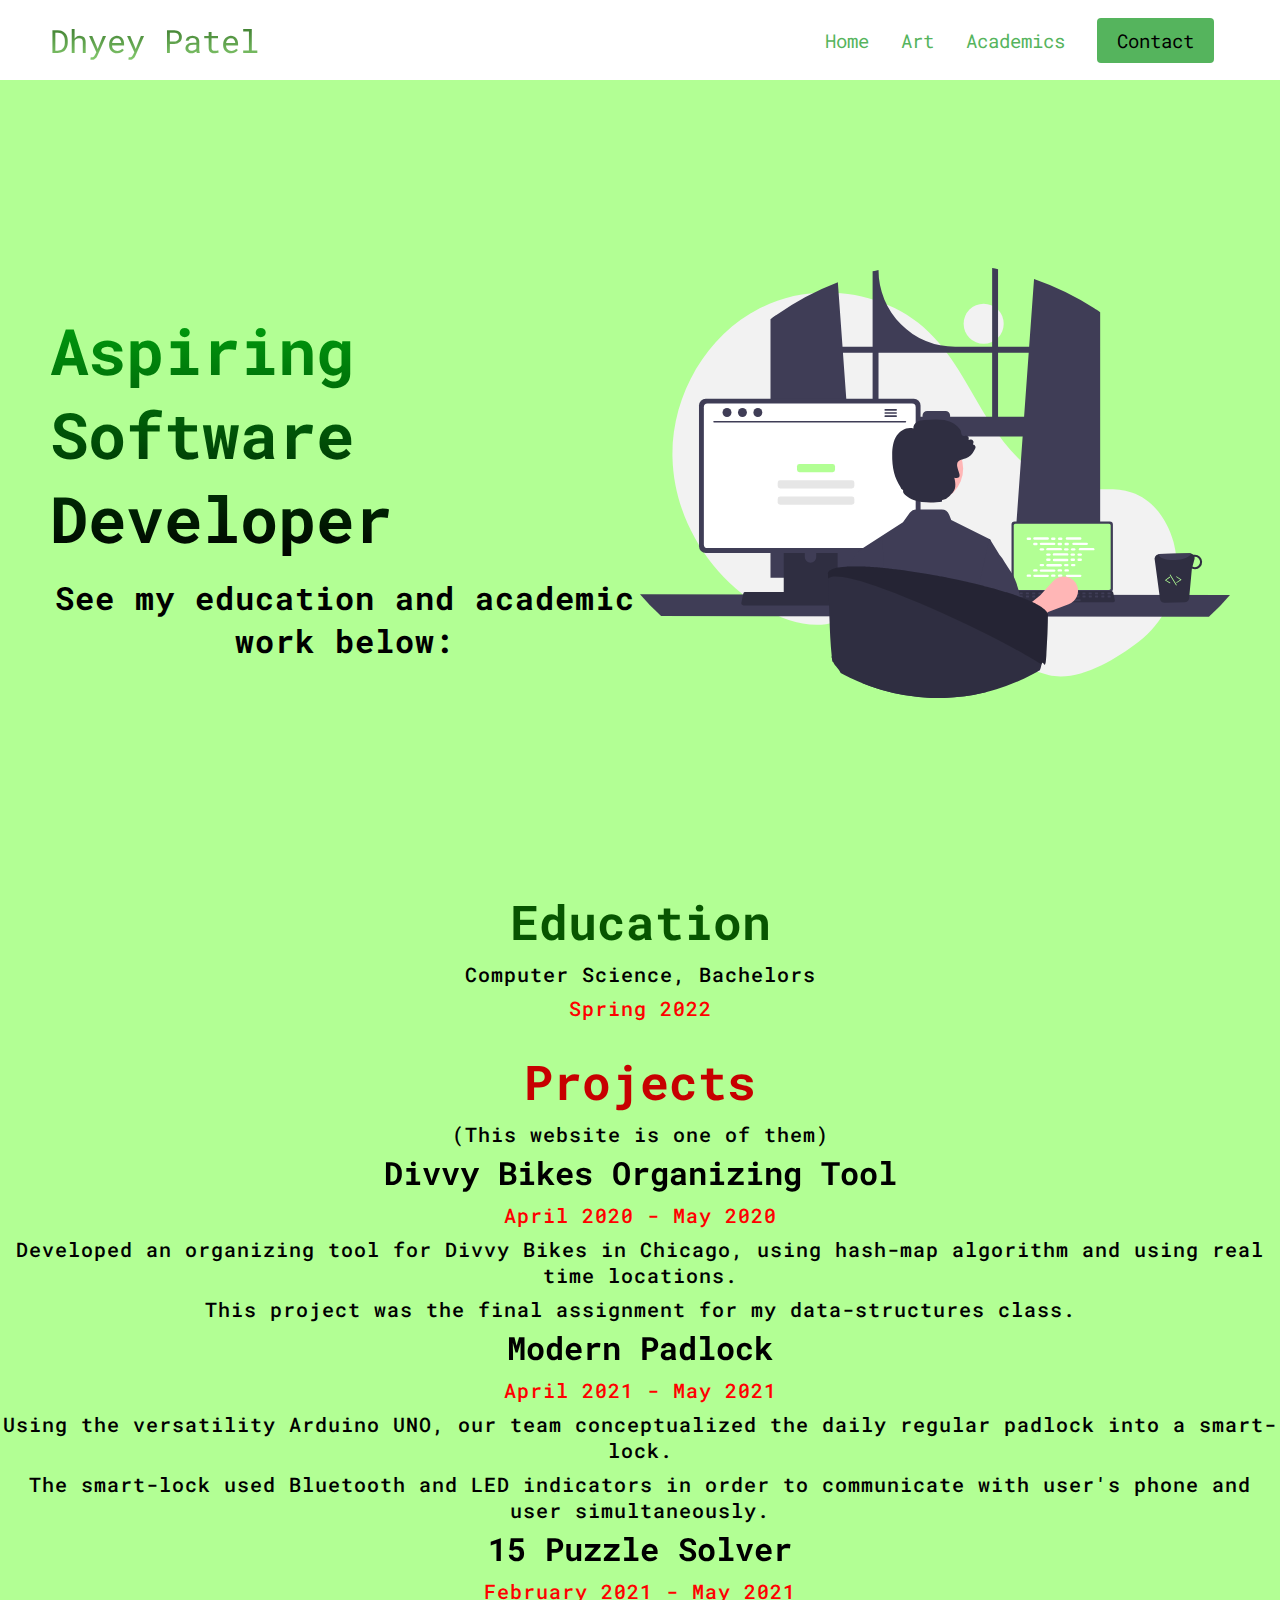
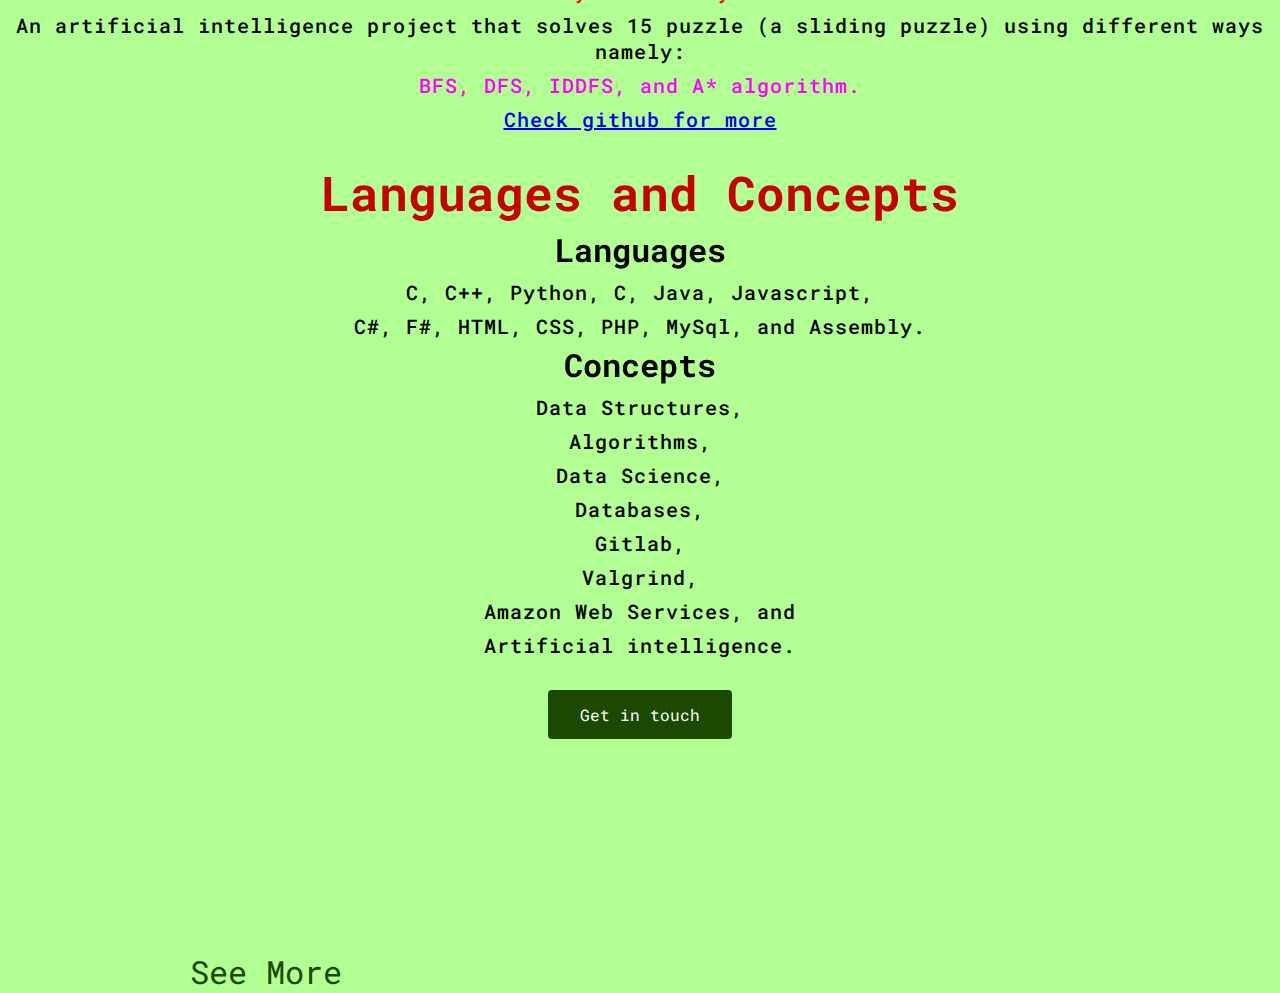
<file: mywebsite/academic.html>
<!DOCTYPE html>
<html lang="en">
<head>
    <meta charset="UTF-8">
    <meta http-equiv="X-UA-Compatible" content="IE=edge">
    <meta name="viewport" content="width=device-width, initial-scale=1.0">
    <title>My Website</title>
    <link rel="stylesheet" href="styles.css">
    <link rel="stylesheet" href="https://use.fontawesome.com/releases/v5.15.4/css/all.css" 
        integrity="sha384-DyZ88mC6Up2uqS4h/KRgHuoeGwBcD4Ng9SiP4dIRy0EXTlnuz47vAwmeGwVChigm" 
        crossorigin="anonymous"
    />
    <link rel="preconnect" href="https://fonts.googleapis.com">
<link rel="preconnect" href="https://fonts.gstatic.com" crossorigin>
<link href="https://fonts.googleapis.com/css2?family=Roboto+Mono:wght@400;600&display=swap" rel="stylesheet">
</head>
<body>
    <!-- Navbar Section -->
    <nav class="navbar"> 
        <div class="navbar__container">
            <a href="/" id="navbar__logo"> Dhyey Patel</a>
            <div class="navbar__toggle" id="mobile-menu">
                <span class="bar"></span>
                <span class="bar"></span>
                <span class="bar"></span>
            </div>
            <ul class="navbar__menu">
                <li class="navbar__item">
                    <a href="/" class="navbar__links">Home</a>
                </li>
                <li class="navbar__item">
                    <a href="/art.html" class="navbar__links">Art</a>
                </li>
                <li class="navbar__item">
                    <a href="/academic.html" class="navbar__links">Academics</a>
                </li>
                <li class="navbar__btn">
                    <a href="/contact.html" class="button">Contact</a>
                </li>
            </ul>
        </div>
    </nav>

    <!-- hero section-->
    <div class="main">
        <div class="main__container">
            <div class="main__content">
                <h1> Aspiring Software Developer</h1>
                <p> See my education and academic work below: </p>
            </div>
            <div class="main__img--container">
                <img src="images/coding.svg" alt="pic" id="main__img"/>
            </div>
        </div>
    </div>

    <!-- skills section -->
    <div class="skills">
        <h1> Education </h1>
        <p> Computer Science, Bachelors</p>
        <p style="color: red;"> Spring 2022</p> <br>
        <h2> Projects</h2>
        <p> (This website is one of them)</p>
        <h3> Divvy Bikes Organizing Tool</h3>
        <p style="color: red;"> April 2020 - May 2020</p>
        <p> Developed an organizing tool for Divvy Bikes in Chicago, using hash-map algorithm and using real time locations.</p>
        <p> This project was the final assignment for my data-structures class. </p>
        <h3> Modern Padlock </h3>
        <p style="color: red;"> April 2021 - May 2021 </p>
        <p> Using the versatility Arduino UNO, our team conceptualized the daily regular padlock into a smart-lock. </p>
        <p> The smart-lock used Bluetooth and LED indicators in order to communicate with user's phone and user
            simultaneously.</p>
        <h3> 15 Puzzle Solver </h3>
        <p style="color: red ;"> February 2021 - May 2021 </p>
        <p> An artificial intelligence project that solves 15 puzzle (a sliding puzzle) using different ways namely:</p>
        <p style="color: magenta"> BFS, DFS, IDDFS, and A* algorithm. </p>
        <p style="color: blue;"> <a href="https://github.com/Dhyey13" class="h3" target="_blank">Check github for more </a> </p> <br>
        <h2> Languages and Concepts </h2>
        <h3> Languages </h3>
        <p> C, C++, Python, C, Java, Javascript, </p>
        <p> C#, F#, HTML, CSS, PHP, MySql, and Assembly.</p>
        <h3> Concepts </h3>
        <p> Data Structures, </p>
        <p> Algorithms, </p>
        <p> Data Science, </p>
        <p> Databases, </p>
        <p> Gitlab,</p>
        <p> Valgrind,</p>
        <p> Amazon Web Services, and </p>
        <p> Artificial intelligence. </p>
        <button class="main__btn"><a href="contact.html">Get in touch</a></button>
    </div>
    <!--footer section-->
    <div class="footer__container">
        <div class="social__media">
            <div class="social__media--wrap">
                <a href="/" id="footer__logo">See More</a>
                <div class="social__icons">
                    <a href="https://www.instagram.com/dhyeu/" class="social__icon--link" target="_blank">
                        <i class="fab fa-instagram"></i>
                    </a>
                    <a href="https://www.linkedin.com/in/dhyey-patel-342b06192/" class="social__icon--link" target="_blank">
                        <i class="fab fa-linkedin"></i>
                    </a>
                    <a href="DhyeyPatelResume.pdf" class="social__icon--link" target="_blank">
                        <i class="far fa-address-card"></i>
                    </a>
                    <a href="https://github.com/Dhyey13" class="social__icon--link" target="_blank">
                        <i class="fab fa-github"></i>
                    </a>
                    <a href="https://www.twitch.tv/13straw" class="social__icon--link" target="_blank">
                        <i class="fab fa-twitch"></i>
                    </a>
                </div>
            </div>
        </div>
    </div>
    <script src = "app.js"></script>
</body>
</html>
</file>
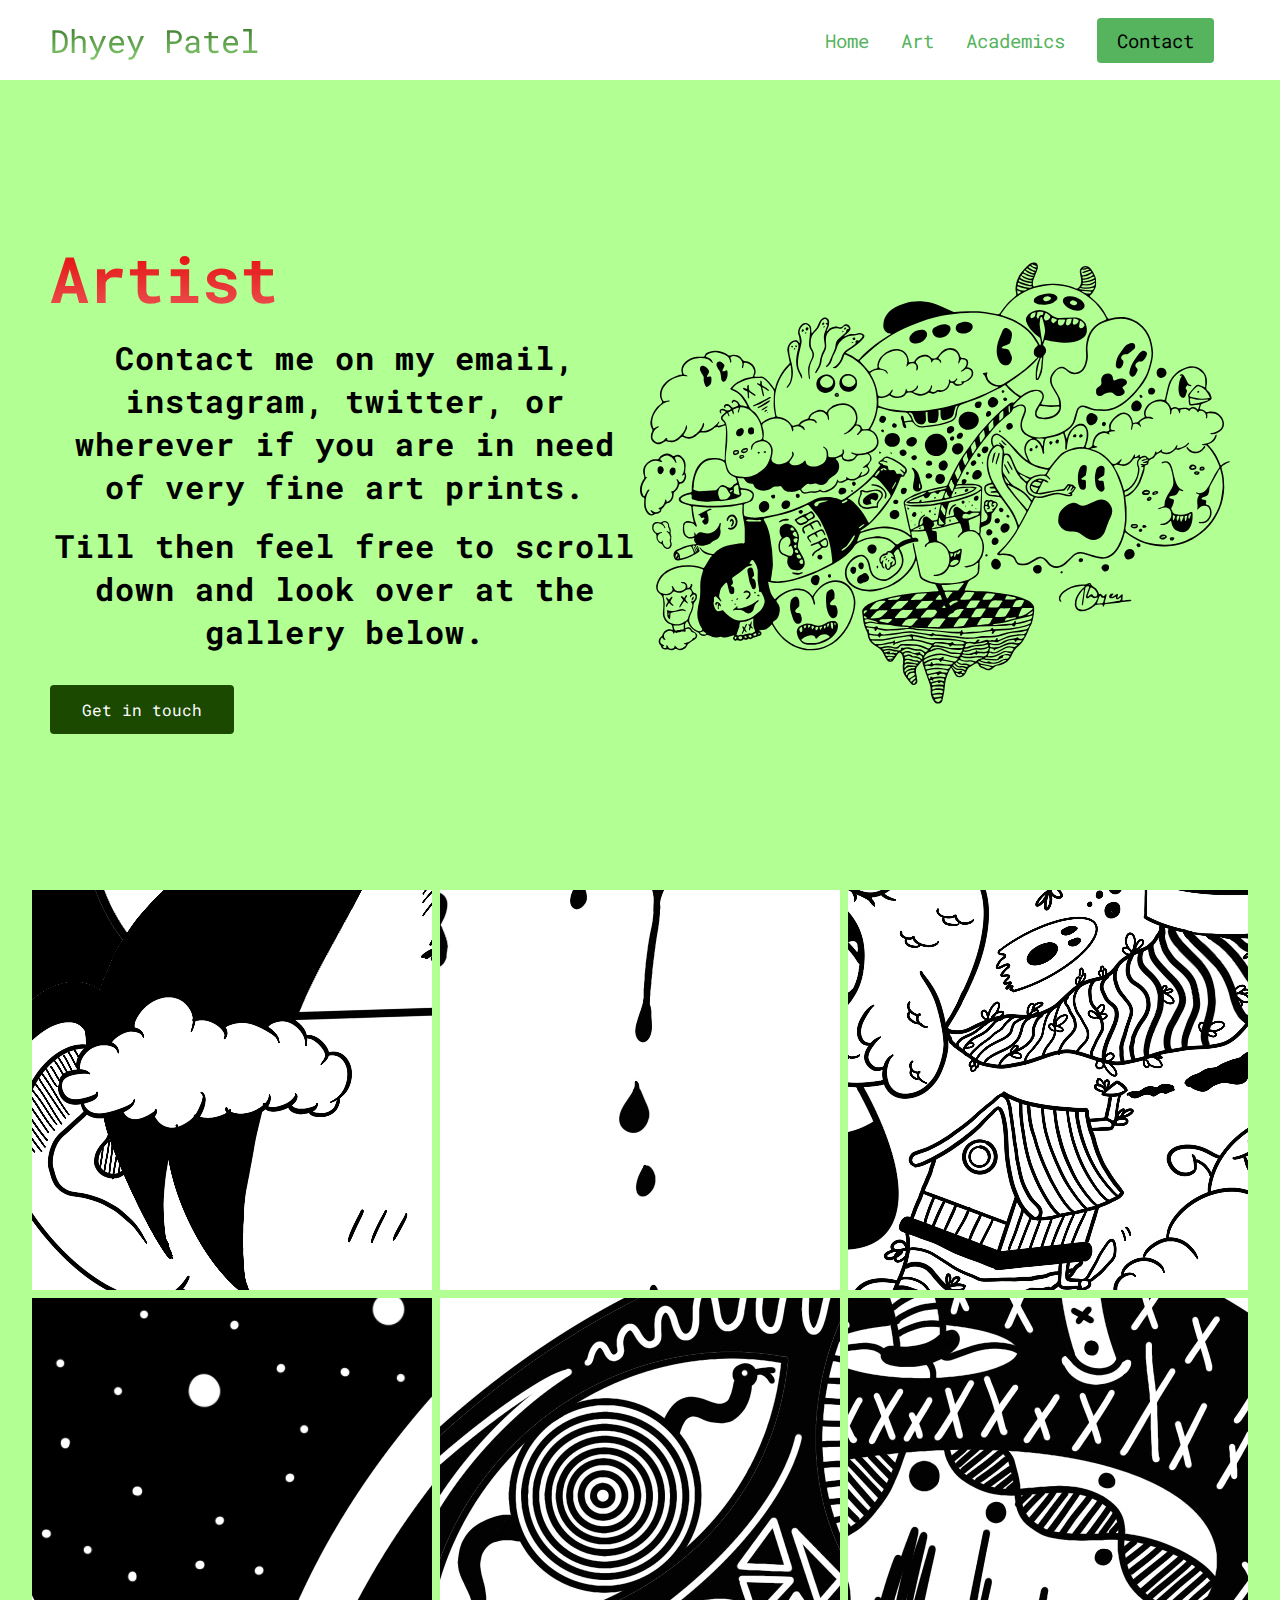
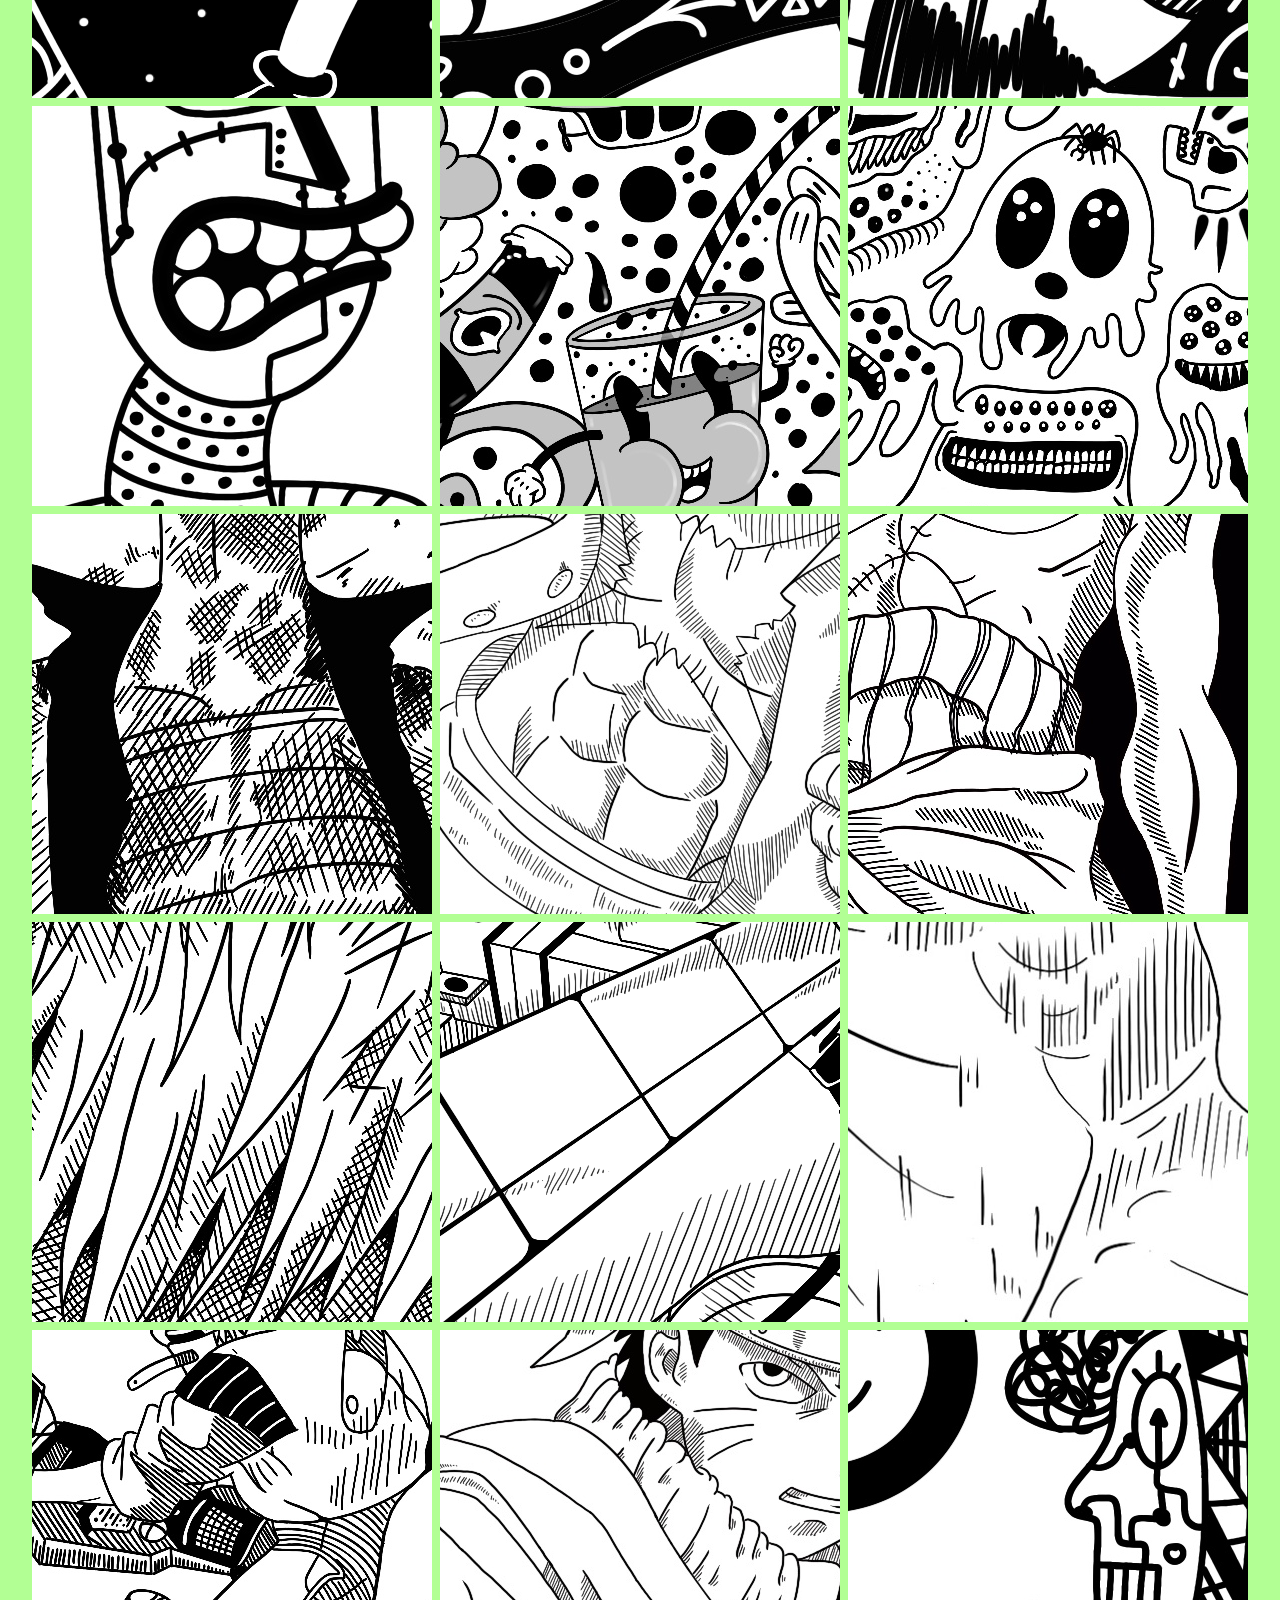
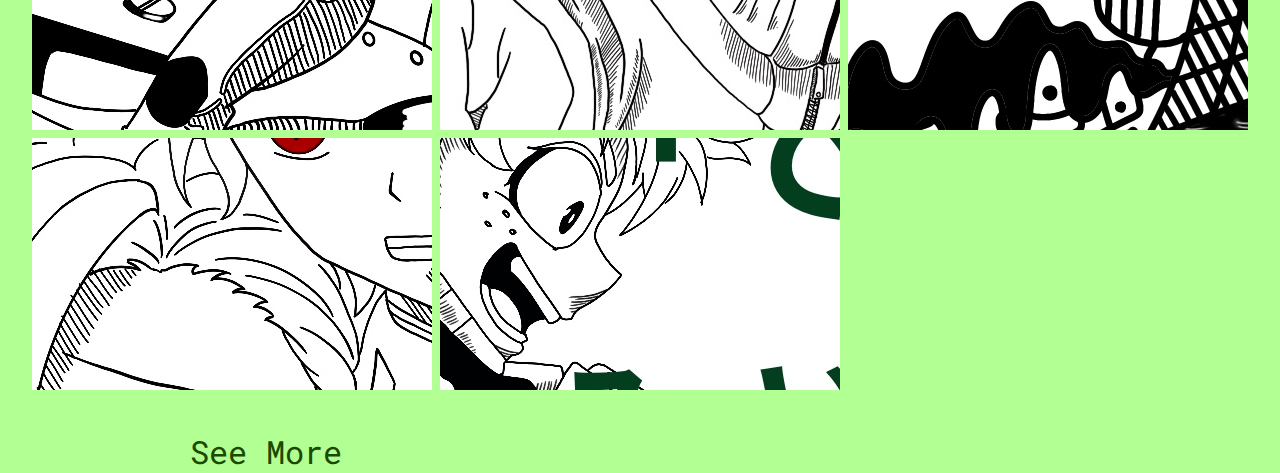
<file: mywebsite/art.html>
<!DOCTYPE html>
<html lang="en">
<head>
    <meta charset="UTF-8">
    <meta http-equiv="X-UA-Compatible" content="IE=edge">
    <meta name="viewport" content="width=device-width, initial-scale=1.0">
    <title>My Website</title>
    <link rel="stylesheet" href="styles.css">
    <link rel="stylesheet" href="https://use.fontawesome.com/releases/v5.15.4/css/all.css" 
        integrity="sha384-DyZ88mC6Up2uqS4h/KRgHuoeGwBcD4Ng9SiP4dIRy0EXTlnuz47vAwmeGwVChigm" 
        crossorigin="anonymous"
    />
    <link rel="preconnect" href="https://fonts.googleapis.com">
<link rel="preconnect" href="https://fonts.gstatic.com" crossorigin>
<link href="https://fonts.googleapis.com/css2?family=Roboto+Mono:wght@400;600&display=swap" rel="stylesheet">
</head>
<body>
    <!-- Navbar Section -->
    <nav class="navbar"> 
        <div class="navbar__container">
            <a href="/" id="navbar__logo"> Dhyey Patel</a>
            <div class="navbar__toggle" id="mobile-menu">
                <span class="bar"></span>
                <span class="bar"></span>
                <span class="bar"></span>
            </div>
            <ul class="navbar__menu">
                <li class="navbar__item">
                    <a href="/" class="navbar__links">Home</a>
                </li>
                <li class="navbar__item">
                    <a href="/art.html" class="navbar__links">Art</a>
                </li>
                <li class="navbar__item">
                    <a href="/academic.html" class="navbar__links">Academics</a>
                </li>
                <li class="navbar__btn">
                    <a href="/contact.html" class="button">Contact</a>
                </li>
            </ul>
        </div>
    </nav>

    <!-- hero section-->
    <div class="main">
        <div class="main__container">
            <div class="main__content">
                <h2> Artist </h2>
                <p> Contact me on my email, instagram, twitter, or wherever if you are in need of very fine art prints. </p>
                <p> Till then feel free to scroll down and look over at the gallery below.</p>
                <button class="main__btn"><a href="contact.html">Get in touch</a></button>
            </div>
            <div class="main__img--container">
                <img src="images/Shape 1.svg" alt="pic" id="main__img"/>
            </div>
        </div>
    </div>

    <!--Services-->
    <!-- <div class="services">
        <h1>See what you like</h1>
        <div class="services__container">
            <div class="services__card">
                <a href="images/cloud.PNG" class="services__card--link" target="_blank">
                    <h2>Clouds</h2>
                    <p> Dive into the thoughts </p>
                </a>
            </div>
            <div class="services__card">
                <h2>Software developer</h2>
                <p> Bachelors of Science, UIC </p>
                <button> Learn More </button>
            </div>
        </div>
    </div> -->

    <!--Gallery section-->
    <div class="gallery">
        <h1> Art Gallery </h1>
        <div class="wrapper">
            <div class="media">
                <div class="layer">
                    <div class="link">
                        <a href="images/cloud.PNG" class="" target="_blank">
                            <p>Clouds</p>
                        </a>
                    </div>
                </div>
                    <img src = "images/cloud.PNG" alt=""/>
                </a>
            </div>
            <div class="media">
                <div class="layer">
                    <div class="link">
                        <a href="images/o.JPG" class="" target="_blank">
                            <p>"O"</p>
                        </a>
                    </div>
                </div>
                    <img src = "images/o.JPG" alt=""/>
                </a>
            </div>
            <div class="media">
                <div class="layer">
                    <div class="link">
                        <a href="images/brainwash.JPG" class="" target="_blank">
                            <p>brainwash</p>
                        </a>
                    </div>
                </div>
                    <img src = "images/brainwash.JPG" alt=""/>
                </a>
            </div>
            <div class="media">
                <div class="layer">
                    <div class="link">
                        <a href="images/1.PNG" class="" target="_blank">
                            <p>"1"</p>
                        </a>
                    </div>
                </div>
                    <img src = "images/1.PNG" alt=""/>
                </a>
            </div>
            <div class="media">
                <div class="layer">
                    <div class="link">
                        <a href="images/2.JPG" class="" target="_blank">
                            <p>"2"</p>
                        </a>
                    </div>
                </div>
                    <img src = "images/2.JPG" alt=""/>
                </a>
            </div>
            <div class="media">
                <div class="layer">
                    <div class="link">
                        <a href="images/3.JPG" class="" target="_blank">
                            <p>"3"</p>
                        </a>
                    </div>
                </div>
                    <img src = "images/3.JPG" alt=""/>
                </a>
            </div>
            <div class="media">
                <div class="layer">
                    <div class="link">
                        <a href="images/0.JPG" class="" target="_blank">
                            <p>"0"</p>
                        </a>
                    </div>
                </div>
                    <img src = "images/0.JPG" alt=""/>
                </a>
            </div>
            <div class="media">
                <div class="layer">
                    <div class="link">
                        <a href="images/drink.JPG" class="" target="_blank">
                            <p>Drink</p>
                        </a>
                    </div>
                </div>
                    <img src = "images/drink.JPG" alt=""/>
                </a>
            </div>
            <div class="media">
                <div class="layer">
                    <div class="link">
                        <a href="images/spook.JPG" class="" target="_blank">
                            <p>Spook</p>
                        </a>
                    </div>
                </div>
                    <img src = "images/spook.JPG" alt=""/>
                </a>
            </div>
            <div class="media">
                <div class="layer">
                    <div class="link">
                        <a href="images/sanji.JPG" class="" target="_blank">
                            <p>Sanji</p>
                        </a>
                    </div>
                </div>
                    <img src = "images/sanji.JPG" alt=""/>
                </a>
            </div>
            <div class="media">
                <div class="layer">
                    <div class="link">
                        <a href="images/luffy.JPG" class="" target="_blank">
                            <p>Luffy</p>
                        </a>
                    </div>
                </div>
                    <img src = "images/luffy.JPG" alt=""/>
                </a>
            </div>
            <div class="media">
                <div class="layer">
                    <div class="link">
                        <a href="images/zoro.JPG" class="" target="_blank">
                            <p>Zoro</p>
                        </a>
                    </div>
                </div>
                    <img src = "images/zoro.JPG" alt=""/>
                </a>
            </div>
            <div class="media">
                <div class="layer">
                    <div class="link">
                        <a href="images/chopper.JPG" class="" target="_blank">
                            <p>Chopper</p>
                        </a>
                    </div>
                </div>
                    <img src = "images/chopper.JPG" alt=""/>
                </a>
            </div>
            <div class="media">
                <div class="layer">
                    <div class="link">
                        <a href="images/levi.PNG" class="" target="_blank">
                            <p>Levi</p>
                        </a>
                    </div>
                </div>
                    <img src = "images/levi.PNG" alt=""/>
                </a>
            </div>
            <div class="media">
                <div class="layer">
                    <div class="link">
                        <a href="images/attacktitan.jpg" class="" target="_blank">
                            <p>Eren</p>
                        </a>
                    </div>
                </div>
                    <img src = "images/attacktitan.jpg" alt=""/>
                </a>
            </div>
            <div class="media">
                <div class="layer">
                    <div class="link">
                        <a href="images/kaneki.JPG" class="" target="_blank">
                            <p>kaneki</p>
                        </a>
                    </div>
                </div>
                    <img src = "images/kaneki.JPG" alt=""/>
                </a>
            </div>
            <div class="media">
                <div class="layer">
                    <div class="link">
                        <a href="images/naruto.jpeg" class="" target="_blank">
                            <p>Naruto</p>
                        </a>
                    </div>
                </div>
                    <img src = "images/naruto.jpeg" alt=""/>
                </a>
            </div>
            <div class="media">
                <div class="layer">
                    <div class="link">
                        <a href="images/infundibulum.JPG" class="" target="_blank">
                            <p>Infundibulum</p>
                        </a>
                    </div>
                </div>
                    <img src = "images/infundibulum.JPG" alt=""/>
                </a>
            </div>
            <div class="media">
                <div class="layer">
                    <div class="link">
                        <a href="images/tanjiro.JPG" class="" target="_blank">
                            <p>Tanjiro+Nezuko</p>
                        </a>
                    </div>
                </div>
                    <img src = "images/tanjiro.JPG" alt=""/>
                </a>
            </div>
            <div class="media">
                <div class="layer">
                    <div class="link">
                        <a href="images/deku.JPG" class="" target="_blank">
                            <p>Deku</p>
                        </a>
                    </div>
                </div>
                    <img src = "images/deku.JPG" alt=""/>
                </a>
            </div>

        </div>
    </div>

    <!--footer section-->
    <div class="footer__container">
        <!-- <div class="footer__links">
            <div class="footer__link--wrapper">
                <div class="footer__link--items">
                    <h2> Learn More</h2>
                    <a href="/"> Instagram</a>
                    <a href="/"> Linkedin</a>
                    <a href="/"> Resume</a>
                    <a href="/"> Github</a>
                    <a href="/"> Twitch</a>
                </div>
            </div>
        </div> -->
        <div class="social__media">
            <div class="social__media--wrap">
                <a href="/" id="footer__logo">See More</a>
                <div class="social__icons">
                    <a href="https://www.instagram.com/dhyeu/" class="social__icon--link" target="_blank">
                        <i class="fab fa-instagram"></i>
                    </a>
                    <a href="https://www.linkedin.com/in/dhyey-patel-342b06192/" class="social__icon--link" target="_blank">
                        <i class="fab fa-linkedin"></i>
                    </a>
                    <a href="DhyeyPatelResume.pdf" class="social__icon--link" target="_blank">
                        <i class="far fa-address-card"></i>
                    </a>
                    <a href="https://github.com/Dhyey13" class="social__icon--link" target="_blank">
                        <i class="fab fa-github"></i>
                    </a>
                    <a href="https://www.twitch.tv/13straw" class="social__icon--link" target="_blank">
                        <i class="fab fa-twitch"></i>
                    </a>
                </div>
            </div>
        </div>
    </div>
    <script src = "app.js"></script>
</body>
</html>
</file>
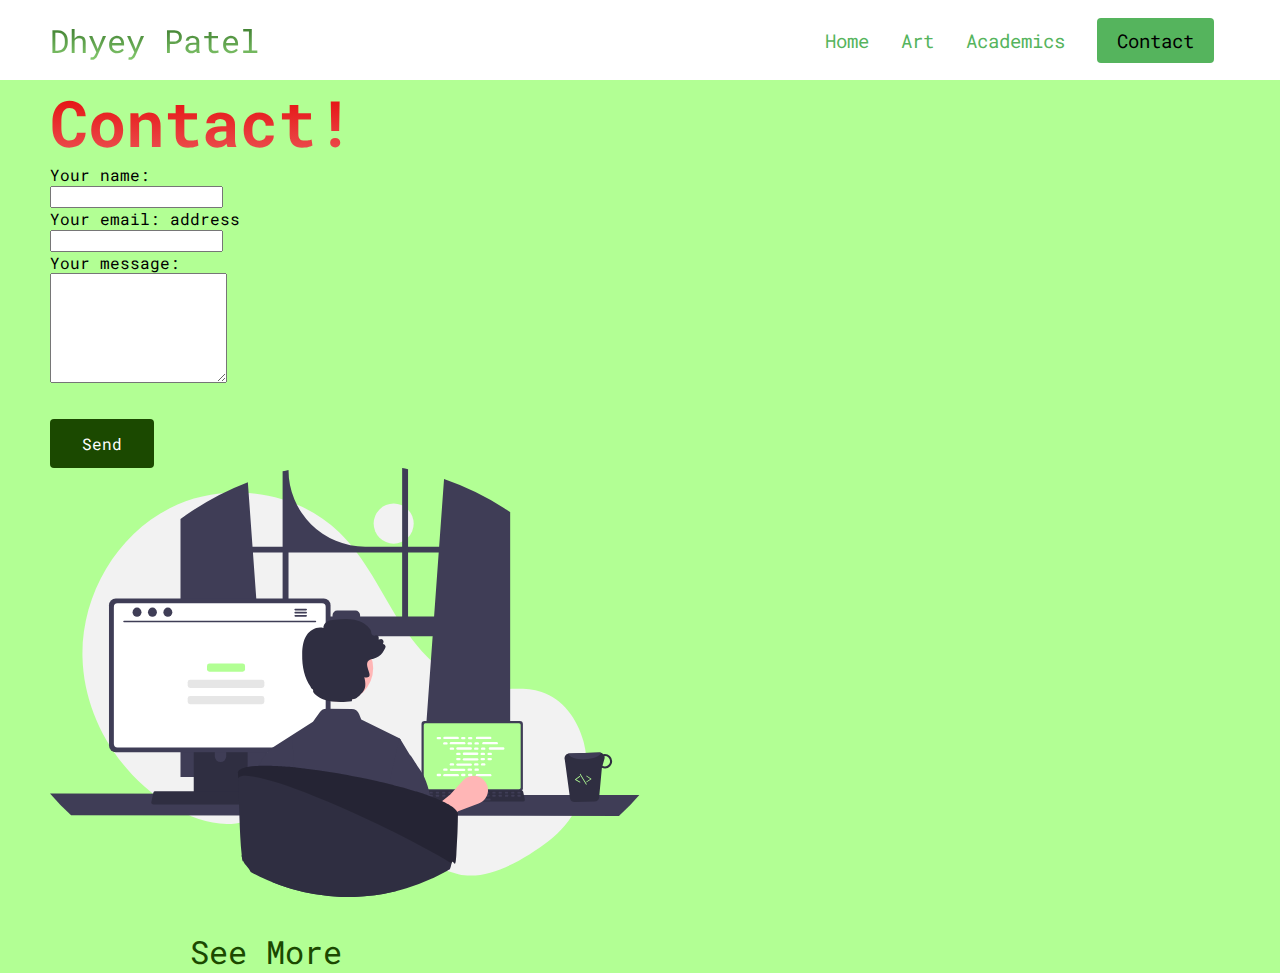
<file: mywebsite/contact.html>
<!DOCTYPE html>
<html lang="en">
<head>
    <meta charset="UTF-8">
    <meta http-equiv="X-UA-Compatible" content="IE=edge">
    <meta name="viewport" content="width=device-width, initial-scale=1.0">
    <title>My Website</title>
    <link rel="stylesheet" href="styles.css">
    <link rel="stylesheet" href="https://use.fontawesome.com/releases/v5.15.4/css/all.css" 
        integrity="sha384-DyZ88mC6Up2uqS4h/KRgHuoeGwBcD4Ng9SiP4dIRy0EXTlnuz47vAwmeGwVChigm" 
        crossorigin="anonymous"
    />
    <link rel="preconnect" href="https://fonts.googleapis.com">
<link rel="preconnect" href="https://fonts.gstatic.com" crossorigin>
<link href="https://fonts.googleapis.com/css2?family=Roboto+Mono:wght@400;600&display=swap" rel="stylesheet">
</head>
<body>
    <!-- Navbar Section -->
    <nav class="navbar"> 
        <div class="navbar__container">
            <a href="/" id="navbar__logo"> Dhyey Patel</a>
            <div class="navbar__toggle" id="mobile-menu">
                <span class="bar"></span>
                <span class="bar"></span>
                <span class="bar"></span>
            </div>
            <ul class="navbar__menu">
                <li class="navbar__item">
                    <a href="/" class="navbar__links">Home</a>
                </li>
                <li class="navbar__item">
                    <a href="/art.html" class="navbar__links">Art</a>
                </li>
                <li class="navbar__item">
                    <a href="/academic.html" class="navbar__links">Academics</a>
                </li>
                <li class="navbar__btn">
                    <a href="/" class="button">Contact</a>
                </li>
            </ul>
        </div>
    </nav>

    <!-- hero section-->
    <div class="main">
        <div class="main__container">
            <div class="main__content">
                <h2> Contact! </h2>
                <form id="fcf-form-id" class="fcf-form-class" method="post" action="contact-form-process.php">
                    <label for="Name" class="fcf-label">Your name:</label>
                    <div class="fcf-input-group">
                        <input type="text" id="Name" name="Name" class="fcf-form-control" required>
                    </div>
                <div class="fcf-form-group">
                    <label for="Email" class="fcf-label">Your email: address</label>
                    <div class="fcf-input-group">
                        <input type="email" id="Email" name="Email" class="fcf-form-control" required>
                    </div>
                <div class="fcf-form-group">
                    <label for="Message" class="fcf-label">Your message:</label>
                    <div class="fcf-input-group">
                        <textarea id="Message" name="Message" class="fcf-form-control" rows="6" maxlength="3000" required></textarea>
                    </div>
                </div>
                <div class="fcf-form-group">
                    <button type="submit" id="fcf-button" class="main__btn">
                        <a href="/"> Send</a>
                    </button>
                </div>
            </div>
            <div class="main__img--container">
                <img src="images/coding.svg" alt="pic" id="main__img"/> 
            </div>
        </div>
    </div>

    <!--footer section-->
    <div class="footer__container">
        <div class="social__media">
            <div class="social__media--wrap">
                <a href="/" id="footer__logo">See More</a>
                <div class="social__icons">
                    <a href="https://www.instagram.com/dhyeu/" class="social__icon--link" target="_blank">
                        <i class="fab fa-instagram"></i>
                    </a>
                    <a href="https://www.linkedin.com/in/dhyey-patel-342b06192/" class="social__icon--link" target="_blank">
                        <i class="fab fa-linkedin"></i>
                    </a>
                    <a href="DhyeyPatelResume.pdf" class="social__icon--link" target="_blank">
                        <i class="far fa-address-card"></i>
                    </a>
                    <a href="https://github.com/Dhyey13" class="social__icon--link" target="_blank">
                        <i class="fab fa-github"></i>
                    </a>
                    <a href="https://www.twitch.tv/13straw" class="social__icon--link" target="_blank">
                        <i class="fab fa-twitch"></i>
                    </a>
                </div>
            </div>
        </div>
    </div>
    <script src = "app.js"></script>
</body>
</html>
</file>
<file: mywebsite/styles.css>
* {
    box-sizing: border-box;
    margin: 0;
    padding: 0;
    font-family: 'Roboto Mono', monospace;
}

.navbar {
    background: #ffffff;
    height: 80px;
    display: flex;
    justify-content: center;
    align-items: center;
    font-size: 1.2rem;
    position: sticky;
    top: 0;
    z-index: 999;
}

.navbar__container {
    display: flex;
    justify-content: space-between;
    height: 80px;
    z-index: 1;
    width: 100%;
    max-width: 1300px;
    margin: 0 auto;
    padding: 0 50px;
}

#navbar__logo {
    background-color: #55b45d;
    background-image: linear-gradient(to top, #aef792 0%, #084200 100%);
    background-size: 100%;
    -webkit-background-clip: text;
    -moz-background-clip: text;
    -webkit-text-fill-color: transparent ;
    -moz-text-fill-color: transparent;
    display: flex;
    align-items: center;
    cursor: pointer;
    text-decoration: none;
    font-size: 2rem;
}

.fa-gem {
    margin-right: 0.5rem;
}

.navbar__menu {
    display: flex;
    align-items: center;
    list-style: none;
    text-align: center;
}

.navbar__item {
    height: 80px;
}

.navbar__links {
    color: #55b45d;
    display: flex;
    align-items: center;
    justify-content: center;
    text-decoration: none;
    padding: 0 1rem;
    height: 100%;
}

.navbar__btn {
    display: flex;
    justify-content: center;
    align-items: center;
    padding: 0 1rem;
    width: 100%;
}

.button {
    display: flex;
    justify-content: center;
    align-items: center;
    text-decoration: none;
    padding: 10px 20px;
    height: 100%;
    width: 100%;
    border: none;
    outline: none;
    border-radius: 4px;
    background: #55b45d;
    color: rgb(0, 0, 0);
}

.button:hover {
    background: #e40000;
    transition: all 0.3s ease;
}

.navbar__links:hover {
    color: #e40000;
    transition: all 0.3s ease;
}

@media screen and (max-width: 960px) {
    .navbar__container {
        display: flex;
        justify-content: space-between;
        height: 80px;
        z-index: 1;
        width: 100%;
        max-width: 1300px;
        padding: 0;
    }

    .navbar__menu {
        display: grid;
        grid-template-columns: auto;
        margin: 0;
        width: 100%;
        position: absolute;
        top: -1000px;
        opacity: 1;
        transition: all 0.5s ease;
        height: 50vh;
        z-index: -1;
        background: #131313;
    }

    .navbar__menu.active {
        background: #131313;
        top: 100%;
        opacity: 1;
        transition: all 0.5s ease;
        z-index: 99;
        height: 50vh;
        font-size: 1.6rem;
    }

    #navbar__logo {
        padding-left: 25px;
    }
    
    .navbar__toggle .bar {
        width: 25px;
        height: 3px;
        margin: 5px auto;
        transition: all 0.3s ease-in-out;
        background: rgb(16, 102, 27);
    }

    .navbar__item {
        width: 100%;
    }

    .navbar__links {
        text-align: center;
        padding: 2rem;
        width: 100%;
        display: table;
    }

    #mobile-menu {
        position: absolute;
        top: 20%;
        right: 5%;
        transform: translate(5%, 20%);
    }
    
    .navbar__btn {
        padding-bottom: 2rem;
    }

    .button {
        display: flex;
        justify-content: center;
        align-items: center;
        width: 80%;
        height: 80px;
        margin: 0;
    }

    .navbar__toggle .bar {
        display: block;
        cursor: pointer;
    }

    #mobile-menu.is-active .bar:nth-child(2) {
        opacity: 0;
    }

    #mobile-menu.is-active .bar:nth-child(1) {
        transform: translateY(8px) rotate(45deg);
    }

    #mobile-menu.is-active .bar:nth-child(3) {
        transform: translateY(-8px) rotate(-45deg);
    }
}

/*Hero Section*/
.main {
    background-color: #b2ff94;
}

.main__container {
    display: grid;
    grid-template-columns: 1fr 1fr;
    align-items: center;
    justify-self: center;
    margin: 0 auto;
    height: 90vh;
    background-color: #b2ff94;
    z-index: 1;
    width: 100%;
    max-width: 1300px;
    padding: 0 50px;
}

.main__content h1 {
    font-size: 4rem;
    background-color: #1b8101;
    background-image: linear-gradient(to top, #000000 0%, #00a50e 100%);
    background-size: 100%;
    -webkit-background-clip: text;
    -moz-background-clip: text;
    -webkit-text-fill-color: transparent;
    -moz-text-fill-color: transparent;
}

.main__content h2 {
    font-size: 4rem;
    background-color: #fff677;
    background-image: linear-gradient(to top, #ec5a5a 0%, #e40000 100%);
    background-size: 100%;
    -webkit-background-clip: text;
    -moz-background-clip: text;
    -webkit-text-fill-color: transparent;
    -moz-text-fill-color: transparent;
}

.main__content p {
    margin-top: 1rem;
    font-size: 2rem;
    font-weight: 700;
    color: rgb(0, 0, 0);
}

.main__btn {
    font-size: 1rem;
    background-image: linear-gradient(to top, #1b4900 0%, #1b4900 100%);
    padding: 14px 32px;
    border: none;
    border-radius: 4px;
    color: #fff;
    margin-top: 2rem;
    cursor: pointer;
    position: relative;
    transition: all 0.35s;
    outline: none;
}

.main__btn a {
    position: relative;
    z-index: 2;
    color: #fff;
    text-decoration: none;
}

.main__btn:after {
    position: absolute;
    content: '';
    top: 0;
    left: 0;
    width: 0;
    height: 100%;
    background: #e40000;
    transition: all 0.35s;
    border-radius: 4px;
}

.main__btn:hover {
    color: #fff;    
}

.main__btn:hover:after {
    width: 100%;
}

.main__img--container {
    text-align: center;
}

#main__img {
    height: 100%;
    width: 100%;
}

/*Mobile Responsive*/
@media screen and (max-width: 768px) {
    .main__container {
        display: grid;
        grid-template-columns: auto;
        align-items: center;
        justify-self: center;
        width: 100%;
        margin: 0 auto;
        height: 90vh;
    }

    .main__content {
        text-align: center;
        margin-bottom: 4rem;
    }

    .main__content h1 {
        font-size: 2.5rem;
        margin-top: 2rem;
    }

    .main__content h2 {
        font-size: 3rem;
    }

    .main__content p {
        margin-top: 1rem;
        font-size: 1.5rem;
    }

    #main__img {
        height: 80%;
        width: 80%;
    }
}

@media screen and (max-width: 480px) {
    .main__content h1 {
        font-size: 2rem;
        margin-top: 3rem;
    }

    .main__content h2 {
        font-size: 2rem;
    }

    .main__content p {
        margin-top: 2rem;
        font-size: 1.5rem;
    }

    .main__btn {
        padding: 12px 36px;
        margin: 2.5rem 0;
    }
}

/*skills - academics*/
.skills {
    background-color: #b2ff94;
    display: flex;
    flex-direction: column;
    align-items: center;
    height: 180vh;
}

.skills h1 {
    background-color: #075500;
    background-size: 100%;
    font-size: 3rem;
    -webkit-background-clip: text;
    -moz-background-clip: text;
    -webkit-text-fill-color: transparent;
    -moz-text-fill-color: transparent;
}

.skills h2 {
    background-color: #c70000;
    background-size: 100%;
    font-size: 3rem;
    margin-top: 0.5rem;
    -webkit-background-clip: text;
    -moz-background-clip: text;
    -webkit-text-fill-color: transparent;
    -moz-text-fill-color: transparent;
}

.skills h3 {
    background-color: black;
    background-size: 100%;
    font-size: 2rem;
    margin-top: 0.25rem;
    -webkit-background-clip: text;
    -moz-background-clip: text;
    -webkit-text-fill-color: transparent;
    -moz-text-fill-color: transparent;
}

.skills p {
    margin-top: 0.5rem;
    font-size: 1.25rem;
    font-weight: 500;
    color: rgb(0, 0, 0);
}

@media screen and (max-width: 768px) {
    .skills {
        height: 230vh;
    }
    .skills h1 {
        font-size: 2rem;
        margin-top: 3rem;
    }
    .skills h2 {
        font-size: 2rem;
    }

    .skills h3 {
        font-size: 1.5rem;
    }

    .skills p {
        margin-top: 2rem;
        font-size: 1rem;
    }
}

@media screen and (max-width: 480px) {
    .skills {
        height: 250vh;
    }
}


/*services*/
.services {
    background: #b2ff94;
    display: flex;
    flex-direction: column;
    align-items: center;
    height: 100vh;
}

.services h1 {
    background-color: #82ff77;
    background-image: linear-gradient(to right, #f31000 0%, #bd1000 0%, 
    #ff7060 21%, #000000 52%, #3a9100 78%, #062e00 100%);
    background-size: 100%;
    margin-bottom: 5rem;
    font-size: 3.2rem;
    -webkit-background-clip: text;
    -moz-background-clip: text;
    -webkit-text-fill-color: transparent;
    -moz-text-fill-color: transparent;
}

.services__container {
    display: flex;
    justify-content: center;
    flex-wrap: wrap;
}

.services__card {
    margin: 1rem;
    height: 525px;
    width: 400px;
    border-radius: 4px;
    background-image: linear-gradient(
        to bottom, 
        rgba(0,0,0,0) 0%, 
        rgba(17, 17, 17, 0.6) 100%
        ), 
        url('/images/cloud.PNG');
    background-size: cover;
    position: relative;
    color: #b2ff94;
}

.services__card:nth-child(2) {
    background-image: linear-gradient(
        to bottom, 
        rgba(0,0,0,0) 0%, 
        rgba(17, 17, 17, 0.6) 100%
        ), 
        url('/images/coding.jpg');
}

.services h2 {
    position: absolute;
    top: 350px;
    left: 30px;
    font-size: 2rem;
}

.services__card p {
    position: absolute;
    top: 400px;
    left: 30px;
    font-size: 1.3rem;
}

.services__card button {
    color: rgb(0, 0, 0);
    padding: 10px 20px;
    border: none;
    outline: none;
    border-radius: 4px;
    background: #b2ff94;
    position: absolute;
    top: 440px;
    left: 30px;
    font-size: 1rem;
    cursor: pointer;
}

.services__card:hover {
    transform: scale(1.075);
    transition: 0.2s ease-in;
    cursor: pointer;
}

@media screen and (max-width: 960px) {
    .services {
        height: 1600px;
    }

    .services h1 {
        font-size: 2.5rem;
        margin-top: 12rem;
    }
}

@media screen and (max-width: 480px) {
    .services {
        height: 1400px;
    }

    .services h1 {
        font-size: 2rem;
    }

    .services__card {
        width: 300px;
    }
}

/* gallery for art css*/
.gallery {
    height: 300vh;
    display: flex;
    flex-direction: column;
    justify-content: center;
    align-items: center;
    background: #b2ff94;
    overflow: hidden;
}

.gallery h1 {
    background-color: #064700;
    background-size: 100%;
    margin-bottom: 5rem;
    font-size: 3.2rem;
    -webkit-background-clip: text;
    -moz-background-clip: text;
    -webkit-text-fill-color: transparent;
    -moz-text-fill-color: transparent;
}

.wrapper {
    display: grid;
    grid-template-columns: repeat(3, 1fr);
    grid-template-rows: repeat(3, 1fr);
    grid-gap: 0.5rem;
}
  
.media {
    width: 400px;
    height: 400px;
    overflow: hidden;
    position: relative;
    display: flex;
    justify-content: center;
    align-items: center;
}
  
.layer {
    opacity: 0;
    position: absolute;
    display: flex;
    justify-content: center;
    align-items: center;
    width: 10px;
    height: 90%;
    background: #FFF;
    color: #151E3F;
    transition: all 0.9s ease;
}
  
p {
    text-align: center;
    font-size: 15px;
    letter-spacing:1px;
}

.media:hover .layer {
    cursor: pointer;
    opacity: 0.8;
    width: 90%;
    transition: all 0.5s ease;
}

@media (max-width: 1250px) {
    .gallery {
        height: 230vh;
    }
    .media {
        height: 300px;
        width: 300px;
    }
}

@media (max-width: 960px){
    
    .gallery {
        height: 175vh;
        transform: scale(1);
    }

    .gallery h1 {
        font-size: 2.5rem;
        margin-top: 12rem;
    }

    .media {
        height: 200px;
        width: 200px;
    }
}

@media (max-width: 768px) {
    .wrapper {
        display: grid;
        grid-template-columns: repeat(3, 1fr);
        grid-template-rows: repeat(3, 1fr);
        grid-gap: 0.5rem;
    }

    .media {
        height: 150px;
        width: 150px;
    }
}


/*footer css*/
.footer__container {
    background-color: #b2ff94;
    padding: 5ren 0;
    display: flex;
    flex-direction: column;
    justify-content: center;
    align-items: center;
}

#footer__logo {
    color: #1b4900;
    display: flex;
    align-items: center;
    cursor: pointer;
    text-decoration: none;
    font-size: 2rem;
}

/* .footer__links {
    width: 100%;
    max-width: 1000px;
    display: flex;
    justify-content: center;
}

.footer__link--wrapper {
    display: flex;
}

.footr__link--items {
    display: flex;
    flex-direction: column;
    align-items: flex-start;
    margin: 16px;
    text-align: left;
    width: 160px;
    box-sizing: border-box;
}

.footer__link--items h2 {
    margin-bottom: 16px;
}

.footer__link--items > h2 {
    color: #fff;
}

.footer__link--items a {
    color: #fff;
    text-decoration: none;
    margin-bottom: 0.5rem;
}

.footer__link--items:hover {
    color: #e9e9e9;
    transition: 0.3s ease-out;
} */

/*social*/
.social__icon--link {
    color: #1b4900;
    font-size: 36px;
}

.social__media {
    max-width: 1000px;
    width: 100%;
}

.social__media--wrap {
    display: flex;
    justify-content: space-between;
    align-items: center;
    width: 90%;
    max-width: 1000px;
    margin: 40px auto 0 auto;
}

.social__icons {
    display: flex;
    justify-content: space-between;
    align-items: center;
    width: 240px;
}

.social__logo {
    color: #fff;
    justify-self: flex-start;
    margin-left: 20px;
    cursor: pointer;
    text-decoration: none;
    font-size: 2rem;
    display: flex;
    align-items: center;
    margin-bottom: 16px;
}

@media screen and (max-width: 820px) {
    .footer__links {
        padding-top: 2rem;
    }

    #footer__logo {
        margin-bottom: 2rem;
    }

    .footer__link--wrapper {
        flex-direction: column;
    }

    .social__media--wrap {
        flex-direction: column;
    }
}

@media screen and (max-width: 480px) {
    .footer__links--items {
        margin: 0;
        padding: 10px;
        width: 100%;
    }
}
</file>
